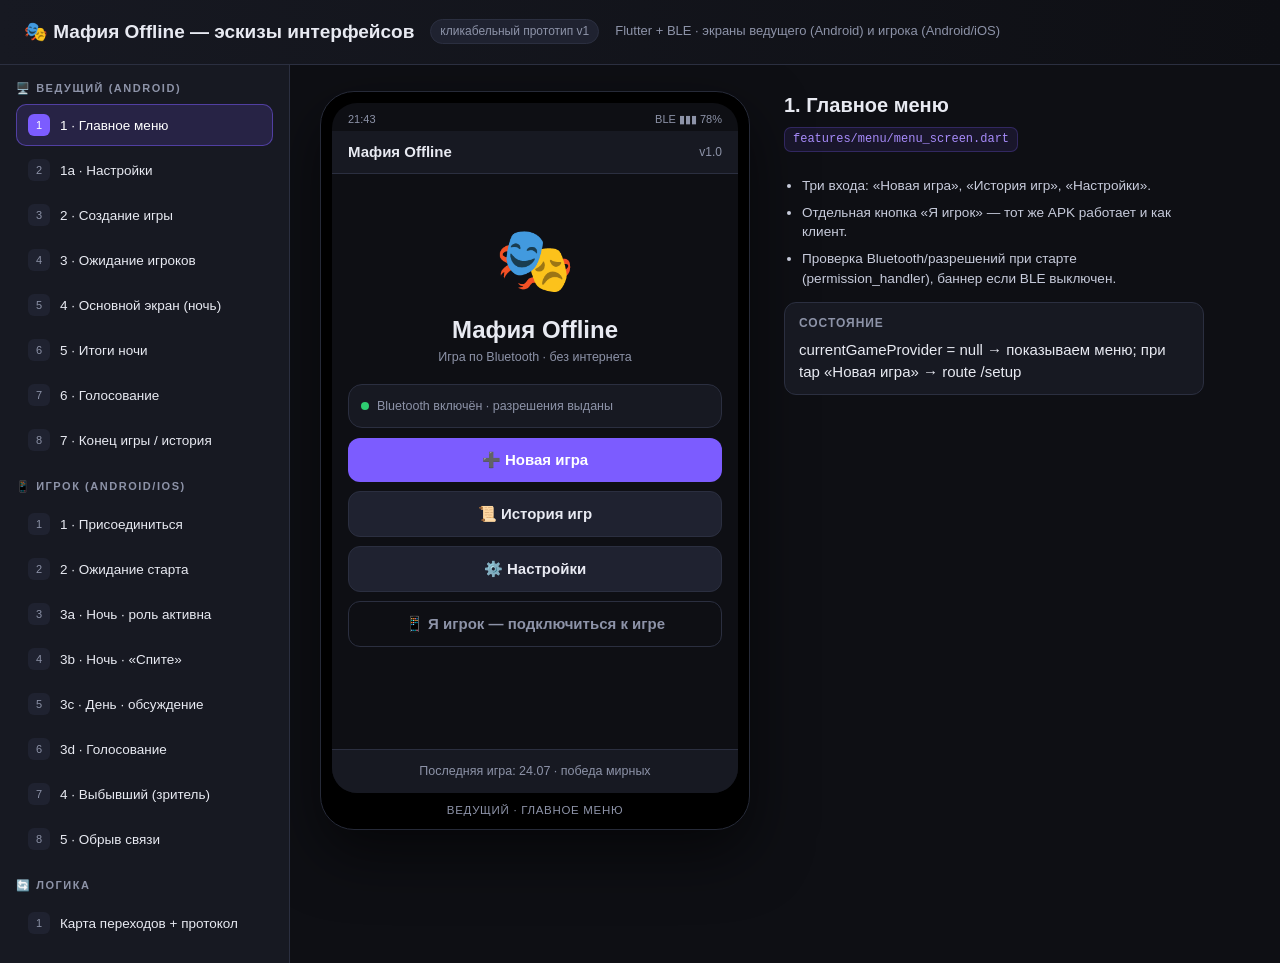
<file: MafiaOffline/docs/mafia_ui_prototype.html>
<!DOCTYPE html>
<html lang="ru">
<head>
<meta charset="utf-8">
<meta name="viewport" content="width=device-width, initial-scale=1">
<title>Мафия Offline — эскизы интерфейсов (кликабельный прототип)</title>
<style>
:root{
  --bg:#0e0f14; --panel:#171922; --panel2:#1f2230; --line:#2b2f40;
  --txt:#e8eaf2; --dim:#8d93a8; --acc:#7c5cff; --acc2:#a78bfa;
  --ok:#2ecc71; --warn:#f5a623; --bad:#ff4d5e; --night:#2b3a67; --day:#f5c451;
  --r:14px;
}
*{box-sizing:border-box}
body{margin:0;background:var(--bg);color:var(--txt);font:15px/1.45 -apple-system,Segoe UI,Roboto,Inter,Arial,sans-serif}
a{color:var(--acc2)}
header.top{padding:18px 24px;border-bottom:1px solid var(--line);display:flex;gap:16px;align-items:center;flex-wrap:wrap;background:linear-gradient(90deg,#171922,#0e0f14)}
header.top h1{font-size:19px;margin:0;font-weight:650}
header.top .sub{color:var(--dim);font-size:13px}
.badge{background:var(--panel2);border:1px solid var(--line);padding:3px 9px;border-radius:999px;font-size:12px;color:var(--dim)}
.wrap{display:grid;grid-template-columns:290px 1fr;gap:0;min-height:calc(100vh - 64px)}
nav{border-right:1px solid var(--line);padding:16px;background:var(--panel);overflow:auto}
nav h3{font-size:11px;letter-spacing:.14em;text-transform:uppercase;color:var(--dim);margin:18px 0 8px}
nav h3:first-child{margin-top:0}
.navbtn{display:flex;gap:10px;align-items:center;width:100%;text-align:left;background:transparent;border:1px solid transparent;color:var(--txt);padding:9px 11px;border-radius:10px;cursor:pointer;font-size:13.5px;margin-bottom:3px}
.navbtn:hover{background:var(--panel2)}
.navbtn.active{background:rgba(124,92,255,.16);border-color:rgba(124,92,255,.5);color:#fff}
.navbtn .n{width:22px;height:22px;border-radius:6px;background:var(--panel2);display:grid;place-items:center;font-size:11px;color:var(--dim);flex:none}
.navbtn.active .n{background:var(--acc);color:#fff}
main{padding:26px 30px;overflow:auto}
.stage{display:flex;gap:34px;align-items:flex-start;flex-wrap:wrap}
.notes{max-width:420px;flex:1 1 320px}
.notes h2{margin:0 0 6px;font-size:20px}
.notes .path{font-family:ui-monospace,Menlo,Consolas,monospace;font-size:12px;color:var(--acc2);background:rgba(124,92,255,.1);border:1px solid rgba(124,92,255,.25);padding:3px 8px;border-radius:7px;display:inline-block;margin-bottom:14px}
.notes ul{padding-left:18px;margin:10px 0;color:#c7cbdb}
.notes li{margin-bottom:7px;font-size:13.6px}
.notes .kv{border:1px solid var(--line);border-radius:12px;padding:12px 14px;background:var(--panel);margin-top:14px}
.notes .kv b{font-size:12px;color:var(--dim);text-transform:uppercase;letter-spacing:.08em;display:block;margin-bottom:6px}
code.msg{font-family:ui-monospace,Menlo,Consolas,monospace;font-size:12px;color:#ffd479;display:block;white-space:pre-wrap}

/* device frames */
.device{background:#000;border-radius:34px;padding:11px;box-shadow:0 24px 60px rgba(0,0,0,.55);border:1px solid #262a38;flex:none}
.device.phone{width:340px}
.device.tablet{width:430px}
.screen{background:var(--bg);border-radius:25px;overflow:hidden;height:690px;display:flex;flex-direction:column;position:relative}
.device .label{text-align:center;color:var(--dim);font-size:11.5px;padding-top:9px;letter-spacing:.06em;text-transform:uppercase}
.statusbar{display:flex;justify-content:space-between;padding:9px 16px 4px;font-size:11px;color:var(--dim);flex:none}
.appbar{padding:10px 16px;display:flex;align-items:center;gap:10px;border-bottom:1px solid var(--line);flex:none;background:var(--panel)}
.appbar .t{font-weight:650;font-size:15px}
.appbar .r{margin-left:auto;color:var(--dim);font-size:12px}
.body{padding:14px 16px;overflow:auto;flex:1}
.body::-webkit-scrollbar{width:5px}.body::-webkit-scrollbar-thumb{background:#2c3145;border-radius:9px}
.foot{padding:12px 16px;border-top:1px solid var(--line);flex:none;background:var(--panel)}

/* generic ui */
.btn{display:block;width:100%;padding:13px;border-radius:12px;border:none;background:var(--acc);color:#fff;font-weight:650;font-size:15px;cursor:pointer}
.btn.sec{background:var(--panel2);border:1px solid var(--line);color:var(--txt);font-weight:550}
.btn.ghost{background:transparent;border:1px solid var(--line);color:var(--dim)}
.btn.danger{background:var(--bad)}
.btn:disabled{opacity:.38;cursor:not-allowed}
.btn+.btn{margin-top:9px}
.row{display:flex;gap:8px}.row>*{flex:1}
.field{margin-bottom:12px}
.field label{display:block;font-size:11.5px;color:var(--dim);margin-bottom:5px;text-transform:uppercase;letter-spacing:.07em}
.input{width:100%;padding:11px 12px;border-radius:11px;background:var(--panel2);border:1px solid var(--line);color:var(--txt);font-size:15px}
.card{background:var(--panel);border:1px solid var(--line);border-radius:var(--r);padding:12px;margin-bottom:10px}
.hint{font-size:12.5px;color:var(--dim)}
.center{display:grid;place-items:center;text-align:center;height:100%}
.chip{display:inline-flex;align-items:center;gap:6px;font-size:11.5px;padding:3px 9px;border-radius:999px;background:var(--panel2);border:1px solid var(--line);color:var(--dim)}
.dot{width:8px;height:8px;border-radius:50%;background:var(--ok);flex:none}
.dot.off{background:var(--bad)}.dot.warn{background:var(--warn)}

/* role table */
.rrow{display:flex;align-items:center;gap:8px;padding:8px 0;border-bottom:1px solid var(--line)}
.rrow:last-child{border-bottom:none}
.rrow .ico{width:30px;height:30px;border-radius:9px;display:grid;place-items:center;background:var(--panel2);font-size:15px;flex:none}
.rrow .nm{flex:1;font-size:14px}
.rrow .nm small{display:block;color:var(--dim);font-size:11px}
.cnt{width:26px;text-align:center;font-weight:700;font-variant-numeric:tabular-nums}
.sq{width:29px;height:29px;border-radius:9px;background:var(--panel2);border:1px solid var(--line);color:var(--txt);font-size:17px;line-height:1;cursor:pointer}
.sq:active{background:var(--acc)}
.balance{display:flex;justify-content:space-between;align-items:center;padding:10px 12px;border-radius:11px;font-size:13px;margin-top:10px}
.balance.ok{background:rgba(46,204,113,.13);border:1px solid rgba(46,204,113,.4);color:#7ff0b0}
.balance.bad{background:rgba(255,77,94,.13);border:1px solid rgba(255,77,94,.45);color:#ff9aa4}

/* players */
.plist{display:flex;flex-direction:column;gap:6px}
.p{display:flex;align-items:center;gap:9px;padding:8px 10px;border-radius:11px;background:var(--panel);border:1px solid var(--line);font-size:13.5px}
.p .av{width:26px;height:26px;border-radius:50%;flex:none;display:grid;place-items:center;font-size:11px;font-weight:700;color:#111}
.p .nm{flex:1}
.p .nm small{display:block;color:var(--dim);font-size:11px}
.p.dead{opacity:.42;text-decoration:line-through}
.p.act{border-color:var(--bad);box-shadow:0 0 0 1px rgba(255,77,94,.35) inset}
.p.sel{border-color:var(--acc);background:rgba(124,92,255,.15)}
.p .tick{color:var(--ok);font-weight:700}
.p .x{background:transparent;border:none;color:var(--dim);cursor:pointer;font-size:16px}

/* timer */
.timer{font-size:44px;font-weight:750;font-variant-numeric:tabular-nums;letter-spacing:-.02em;line-height:1}
.phasebar{display:flex;align-items:center;gap:10px;padding:10px 12px;border-radius:12px;margin-bottom:10px}
.phasebar.night{background:linear-gradient(135deg,#1b2547,#2b3a67)}
.phasebar.day{background:linear-gradient(135deg,#5a4a12,#8a6f1c)}
.phasebar .ph{font-weight:700}
.phasebar .rd{margin-left:auto;font-size:12px;color:#cdd3ea}
.mini{padding:7px 6px;font-size:12px;border-radius:10px;background:var(--panel2);border:1px solid var(--line);color:var(--txt);cursor:pointer}

/* log */
.log{background:#101219;border:1px solid var(--line);border-radius:11px;padding:9px 11px;font-size:12px;color:#aab0c6;font-family:ui-monospace,Menlo,Consolas,monospace;max-height:96px;overflow:auto}
.log div{margin-bottom:3px}
.prompt{background:rgba(124,92,255,.12);border:1px solid rgba(124,92,255,.4);border-radius:11px;padding:10px 12px;font-size:13px;margin-bottom:9px}
.prompt b{color:var(--acc2)}

/* voting bars */
.vote{margin-bottom:9px}
.vote .hd{display:flex;justify-content:space-between;font-size:13px;margin-bottom:4px}
.bar{height:9px;border-radius:9px;background:var(--panel2);overflow:hidden}
.bar i{display:block;height:100%;background:linear-gradient(90deg,var(--acc),var(--acc2));border-radius:9px}

/* player role card */
.rolecard{border-radius:16px;padding:16px;text-align:center;background:linear-gradient(160deg,#3b1d33,#241426);border:1px solid #6b2c4e}
.rolecard .em{font-size:40px}
.rolecard .rn{font-size:22px;font-weight:750;margin-top:4px}
.rolecard .rd{font-size:12.5px;color:#e0c3d4;margin-top:5px}
.big{font-size:26px;font-weight:700;text-align:center;margin:10px 0}
.qr{width:150px;height:150px;background:#fff;border-radius:12px;margin:0 auto;display:block}
.code{font-size:38px;font-weight:800;letter-spacing:.16em;text-align:center;font-variant-numeric:tabular-nums}
.sw{display:flex;justify-content:space-between;align-items:center;padding:10px 0;border-bottom:1px solid var(--line);font-size:14px}
.toggle{width:44px;height:25px;border-radius:99px;background:var(--panel2);border:1px solid var(--line);position:relative;cursor:pointer}
.toggle i{position:absolute;top:2px;left:2px;width:19px;height:19px;border-radius:50%;background:var(--dim);transition:.18s}
.toggle.on{background:rgba(124,92,255,.35);border-color:var(--acc)}
.toggle.on i{left:21px;background:var(--acc2)}
.modal{position:absolute;inset:0;background:rgba(5,6,10,.72);display:grid;place-items:center;padding:18px;z-index:5}
.sheet{background:var(--panel);border:1px solid var(--line);border-radius:18px;padding:16px;width:100%;max-height:92%;overflow:auto}
.sheet h4{margin:0 0 10px;font-size:16px}
.flash{position:absolute;inset:0;background:rgba(255,77,94,.55);pointer-events:none;animation:f .55s ease-out forwards;z-index:9}
@keyframes f{to{opacity:0}}
.flowbox{background:var(--panel);border:1px solid var(--line);border-radius:14px;padding:16px;font-family:ui-monospace,Menlo,Consolas,monospace;font-size:12.4px;color:#b9bfd4;white-space:pre;overflow:auto}
@media(max-width:900px){.wrap{grid-template-columns:1fr}nav{border-right:none;border-bottom:1px solid var(--line)}}
</style>
</head>
<body>
<header class="top">
  <h1>🎭 Мафия Offline — эскизы интерфейсов</h1>
  <span class="badge">кликабельный прототип v1</span>
  <span class="sub">Flutter + BLE · экраны ведущего (Android) и игрока (Android/iOS)</span>
</header>

<div class="wrap">
<nav id="nav"></nav>
<main>
  <div class="stage">
    <div id="deviceHost"></div>
    <div class="notes" id="notes"></div>
  </div>
</main>
</div>

<script>
/* ---------------- state ---------------- */
const COLORS=['#FF5733','#33FF57','#3357FF','#FF33A1','#FFD733','#33FFF5','#F533FF','#F5A623','#7ED321','#4A90E2'];
const NAMES=['Анна','Иван','Пётр','Сергей','Мария','Олег','Дина','Костя','Лена','Артём'];
const state={
  screen:'host_menu',
  game:{name:'Игра от 26.07.2026', total:10, code:'482913', round:3},
  roles:{mafia:2,don:1,doctor:1,commissioner:1,prostitute:1,maniac:0},
  players:NAMES.map((n,i)=>({id:'p'+i,name:n,color:COLORS[i],alive:true,connected:true,role:null,acted:false})),
  timer:47, phase:'night', paused:false,
  votes:{p1:3,p4:2,p7:1},
  revealRoles:false,
  sel:null, sent:false, modal:null
};
// раздать роли для демо
(function(){const r=['mafia','mafia','don','doctor','commissioner','prostitute','civilian','civilian','civilian','civilian'];
 state.players.forEach((p,i)=>p.role=r[i]);
 state.players[0].alive=false; state.players[6].alive=false; state.players[3].connected=false;
 state.players[1].acted=true; state.players[2].acted=true;})();

const ROLE_META={
  mafia:{n:'Мафия',e:'🔫',d:'Каждую ночь выбирает жертву для убийства.'},
  don:{n:'Дон',e:'🎩',d:'Глава мафии. Его голос решающий, комиссар видит его как мирного.'},
  doctor:{n:'Доктор',e:'💉',d:'Каждую ночь лечит одного игрока (нельзя себя два раза подряд).'},
  commissioner:{n:'Комиссар',e:'🔎',d:'Каждую ночь проверяет одного игрока на принадлежность к мафии.'},
  prostitute:{n:'Проститутка',e:'💋',d:'Блокирует одного игрока — тот пропускает ночной ход.'},
  maniac:{n:'Маньяк',e:'🔪',d:'Убивает по ночам, играет сам за себя.'},
  civilian:{n:'Мирный житель',e:'👤',d:'Днём голосует и ищет мафию. Ночью спит.'}
};
const alive=()=>state.players.filter(p=>p.alive);
const fmt=s=>String(Math.floor(s/60)).padStart(2,'0')+':'+String(s%60).padStart(2,'0');
const rolesSum=()=>Object.values(state.roles).reduce((a,b)=>a+b,0);
const civils=()=>state.game.total-rolesSum();

/* ---------------- screens registry ---------------- */
const SCREENS={};
const NAV=[
 {group:'🖥️ Ведущий (Android)',items:[
  ['host_menu','1 · Главное меню'],
  ['host_settings','1a · Настройки'],
  ['host_setup','2 · Создание игры'],
  ['host_lobby','3 · Ожидание игроков'],
  ['host_game','4 · Основной экран (ночь)'],
  ['host_night','5 · Итоги ночи'],
  ['host_vote','6 · Голосование'],
  ['host_end','7 · Конец игры / история'],
 ]},
 {group:'📱 Игрок (Android/iOS)',items:[
  ['pl_connect','1 · Присоединиться'],
  ['pl_wait','2 · Ожидание старта'],
  ['pl_night','3a · Ночь · роль активна'],
  ['pl_sleep','3b · Ночь · «Спите»'],
  ['pl_day','3c · День · обсуждение'],
  ['pl_vote','3d · Голосование'],
  ['pl_dead','4 · Выбывший (зритель)'],
  ['pl_lost','5 · Обрыв связи'],
 ]},
 {group:'🔄 Логика',items:[
  ['flow','Карта переходов + протокол'],
 ]}
];

/* ---------- helpers to build UI ---------- */
function dev(kind,label,inner){return `<div class="device ${kind}"><div class="screen">${inner}</div><div class="label">${label}</div></div>`;}
function bar(title,right=''){return `<div class="statusbar"><span>21:4${state.game.round} </span><span>BLE ▮▮▮ 78%</span></div>
 <div class="appbar"><div class="t">${title}</div><div class="r">${right}</div></div>`;}
function plist(arr,opt={}){return `<div class="plist">${arr.map(p=>{
  const act = opt.active&&opt.active(p);
  const sel = state.sel===p.id&&opt.selectable;
  return `<div class="p ${p.alive?'':'dead'} ${act?'act':''} ${sel?'sel':''}" ${opt.selectable&&p.alive?`onclick="pick('${p.id}')"`:''}>
   <div class="av" style="background:${p.color}">${p.name[0]}</div>
   <div class="nm">${p.name}${opt.sub?`<small>${opt.sub(p)}</small>`:''}</div>
   ${opt.right?opt.right(p):''}</div>`;}).join('')}</div>`;}
function pick(id){state.sel=state.sel===id?null:id;state.sent=false;render();}

/* =========================================================
   ВЕДУЩИЙ
   ========================================================= */
SCREENS.host_menu={dev:'tablet',label:'Ведущий · главное меню',
 notes:{t:'1. Главное меню',p:'features/menu/menu_screen.dart',
  li:['Три входа: «Новая игра», «История игр», «Настройки».','Отдельная кнопка «Я игрок» — тот же APK работает и как клиент.','Проверка Bluetooth/разрешений при старте (permission_handler), баннер если BLE выключен.'],
  kv:['Состояние','currentGameProvider = null → показываем меню; при tap «Новая игра» → route /setup']},
 html:()=>bar('Мафия Offline','v1.0')+`<div class="body">
  <div style="text-align:center;padding:26px 0 18px"><div style="font-size:64px">🎭</div>
   <div style="font-size:24px;font-weight:750;margin-top:6px">Мафия Offline</div>
   <div class="hint">Игра по Bluetooth · без интернета</div></div>
  <div class="card" style="display:flex;gap:8px;align-items:center"><span class="dot"></span><span class="hint">Bluetooth включён · разрешения выданы</span></div>
  <button class="btn" onclick="go('host_setup')">➕ Новая игра</button>
  <button class="btn sec" onclick="go('host_end')">📜 История игр</button>
  <button class="btn sec" onclick="go('host_settings')">⚙️ Настройки</button>
  <button class="btn ghost" onclick="go('pl_connect')">📱 Я игрок — подключиться к игре</button>
 </div><div class="foot"><div class="hint" style="text-align:center">Последняя игра: 24.07 · победа мирных</div></div>`};

SCREENS.host_settings={dev:'tablet',label:'Ведущий · настройки',
 notes:{t:'1a. Настройки',p:'shared_preferences',
  li:['Звук фаз и фоновая музыка — раздельные переключатели (AudioService.toggleSound/ toggleMusic).','Длительности по умолчанию: ночь = 10с + 2с × активных, день = 60с × живых — обе формулы редактируемы.','Тема, вибрация, «показывать роли в списке» (страховка от подглядывания).'],
  kv:['Хранение','SharedPreferences: sound, music, night_base, night_per_player, day_per_player, theme']},
 html:()=>bar('Настройки','← Меню')+`<div class="body">
  <div class="card"><b class="hint">ЗВУК</b>
   <div class="sw">Звуки фаз <div class="toggle on" onclick="this.classList.toggle('on')"><i></i></div></div>
   <div class="sw">Фоновая музыка <div class="toggle" onclick="this.classList.toggle('on')"><i></i></div></div>
   <div class="sw" style="border:none">Вибро-уведомления <div class="toggle on" onclick="this.classList.toggle('on')"><i></i></div></div></div>
  <div class="card"><b class="hint">ТАЙМЕРЫ ПО УМОЛЧАНИЮ</b>
   <div class="field" style="margin-top:8px"><label>Ночь: база + на каждого активного</label>
    <div class="row"><input class="input" value="10 с"><input class="input" value="+2 с"></div></div>
   <div class="field" style="margin:0"><label>День: на каждого живого игрока</label><input class="input" value="60 с"></div></div>
  <div class="card"><b class="hint">ИНТЕРФЕЙС</b>
   <div class="sw">Тёмная тема <div class="toggle on" onclick="this.classList.toggle('on')"><i></i></div></div>
   <div class="sw" style="border:none">Скрывать роли в списке <div class="toggle on" onclick="this.classList.toggle('on')"><i></i></div></div></div>
 </div><div class="foot"><button class="btn" onclick="go('host_menu')">Сохранить</button></div>`};

SCREENS.host_setup={dev:'tablet',label:'Ведущий · создание игры',
 notes:{t:'2. Создание игры (состав ролей)',p:'features/game_setup/game_setup_screen.dart',
  li:['Счётчик игроков 6–20; «Мирные» считаются автоматически: total − Σ(спец. роли).','Красная плашка + заблокированная кнопка, если Σ ролей > числа игроков.','Пресеты для 6-8 / 9-12 / 13-16 / 17-20 подставляют проверенный баланс одним тапом.','Мафия (вместе с доном) не должна быть ≥ ½ состава — валидатор предупреждает.'],
  kv:['Действие','«Создать игру» → generateGameCode() → Game(id, name, availableRoles) → BleService.startHosting(code) → /lobby'],
  code:'{"type":"game_created","code":"482913","name":"Игра от 26.07.2026"}'},
 html:()=>{
  const bad=rolesSum()>state.game.total;
  const R=(k,extra='')=>{const m=ROLE_META[k];return `<div class="rrow"><div class="ico">${m.e}</div>
   <div class="nm">${m.n}<small>${extra||m.d}</small></div>
   <button class="sq" onclick="rl('${k}',-1)">−</button><div class="cnt">${state.roles[k]}</div><button class="sq" onclick="rl('${k}',1)">+</button></div>`;};
  return bar('Новая игра','Шаг 1 из 2')+`<div class="body">
  <div class="field"><label>Название игры</label><input class="input" value="${state.game.name}"></div>
  <div class="card"><div style="display:flex;align-items:center;gap:10px">
    <div style="flex:1"><b>Игроков</b><div class="hint">от 6 до 20</div></div>
    <button class="sq" onclick="tot(-1)">−</button><div class="cnt" style="font-size:20px;width:34px">${state.game.total}</div><button class="sq" onclick="tot(1)">+</button></div></div>
  <div class="card">${R('mafia')}${R('don')}${R('doctor')}${R('commissioner')}${R('prostitute')}${R('maniac')}
   <div class="rrow"><div class="ico">👤</div><div class="nm">Мирные жители<small>считаются автоматически</small></div><div class="cnt" style="color:var(--acc2)">${Math.max(0,civils())}</div></div></div>
  <div class="balance ${bad?'bad':'ok'}"><span>${bad?'⚠️ Ролей больше, чем игроков':'✅ Состав сбалансирован'}</span><b>${rolesSum()} + ${Math.max(0,civils())} = ${state.game.total}</b></div>
  <div class="row" style="margin-top:10px"><button class="mini" onclick="preset(8)">Пресет 6-8</button><button class="mini" onclick="preset(10)">9-12</button><button class="mini" onclick="preset(14)">13-16</button><button class="mini" onclick="preset(18)">17-20</button></div>
 </div><div class="foot"><button class="btn" ${bad?'disabled':''} onclick="go('host_lobby')">Создать игру · получить код</button></div>`;}};
function rl(k,d){state.roles[k]=Math.max(0,state.roles[k]+d);render();}
function tot(d){state.game.total=Math.min(20,Math.max(6,state.game.total+d));render();}
function preset(n){const P={8:{mafia:1,don:1,doctor:1,commissioner:1,prostitute:0,maniac:0},
 10:{mafia:2,don:1,doctor:1,commissioner:1,prostitute:1,maniac:0},
 14:{mafia:3,don:1,doctor:1,commissioner:1,prostitute:1,maniac:1},
 18:{mafia:4,don:1,doctor:1,commissioner:1,prostitute:1,maniac:1}};
 state.game.total=n;state.roles={...P[n]};render();}

SCREENS.host_lobby={dev:'tablet',label:'Ведущий · ожидание игроков',
 notes:{t:'3. Ожидание подключения',p:'features/lobby/lobby_screen.dart',
  li:['Код 6 цифр + QR (qr_flutter) — игрок вводит вручную или сканирует.','Список растёт динамически по мере register-пакетов; уникальность имени проверяет ведущий.','Зелёная точка = активное BLE-соединение, «Исключить» — kick + разрыв связи.','«Старт» активен при полном составе; можно запустить принудительно с предупреждением.'],
  kv:['Пакет от игрока','type=register → ведущий назначает id/цвет и отвечает register_ok либо name_taken'],
  code:'→ {"type":"register","name":"Иван","color":"#33FF57"}\n← {"type":"register_ok","id":"p1","color":"#33FF57"}\n← {"type":"name_taken"}'},
 html:()=>{const c=state.players.slice(0,7);
  return bar('Ожидание игроков',`${c.length}/${state.game.total}`)+`<div class="body">
  <div class="card" style="text-align:center"><div class="hint">Код игры</div><div class="code">${state.game.code}</div>
   <svg class="qr" viewBox="0 0 21 21" shape-rendering="crispEdges">${qr()}</svg>
   <div class="hint" style="margin-top:8px">Устройство: <b>Mafia_${state.game.code}</b></div></div>
  ${plist(c,{sub:p=>'подключён',right:p=>`<span class="dot"></span><button class="x">✕</button>`})}
  <div class="card" style="margin-top:10px;border-color:rgba(245,166,35,.4);background:rgba(245,166,35,.08)">
   <span class="hint" style="color:#f8c778">⚠️ Ожидаем ещё ${state.game.total-c.length} игроков. Можно стартовать принудительно — недостающие роли уйдут в «мирные».</span></div>
 </div><div class="foot"><button class="btn" onclick="go('host_game')">▶ Старт игры · раздать роли</button>
  <button class="btn ghost" onclick="go('host_setup')">← Изменить состав</button></div>`;}};
function qr(){let s='';let seed=7;const rnd=()=>((seed=seed*1103515245+12345)>>>16)%100;
 for(let y=0;y<21;y++)for(let x=0;x<21;x++){const fin=(x<7&&y<7)||(x>13&&y<7)||(x<7&&y>13);
  let on=fin?((x%6===0||y%6===0)||(x>1&&x<5&&y>1&&y<5)):rnd()>52;
  if(fin&&((x===1||x===5)&&y>0&&y<6||(y===1||y===5)&&x>0&&x<6))on=false;
  if(on)s+=`<rect x="${x}" y="${y}" width="1" height="1" fill="#000"/>`;}
 return s;}

SCREENS.host_game={dev:'tablet',label:'Ведущий · игра идёт (ночь)',
 notes:{t:'4. Основной экран ведущего — 3 зоны',p:'features/host_game/host_game_screen.dart',
  li:['Зона 1 — фаза, раунд, крупный таймер, «Пауза / +1 мин / +30 с / Завершить фазу».','Зона 2 — список игроков: цвет, имя, жив/мёртв, скрытая роль (тап «Показать роли»), красный контур у тех, кто ходит сейчас, ✓ у ответивших.','Зона 3 — автоподсказка «кого ждём», короткий лог и «Развернуть лог».','Таймер ночи пересчитывается автоматически: 10с + 2с × активных ночью.'],
  kv:['Ключевые методы','GameController: togglePause(), addTime(30), onNightActionReceived(id,target), _finishNight()'],
  code:'← {"type":"phase","phase":"night","round":3,"time":47}\n→ {"type":"night_action","player":"p2","target":"p5"}'},
 html:()=>{const A=alive();const waiting=A.filter(p=>['mafia','don','doctor','commissioner','prostitute'].includes(p.role)&&!p.acted);
 return bar(state.game.name,'⛶ лог')+`<div class="body">
  <div class="phasebar ${state.phase}"><span style="font-size:20px">${state.phase==='night'?'🌙':'☀️'}</span>
   <span class="ph">${state.phase==='night'?'Ночь':'День'}</span><span class="rd">Раунд ${state.game.round} · живых ${A.length}/${state.players.length}</span></div>
  <div class="card" style="text-align:center;padding:14px">
   <div class="timer">${fmt(state.timer)}</div>
   <div class="hint" style="margin:6px 0 10px">${state.paused?'⏸ пауза':'осталось до конца фазы'}</div>
   <div class="row"><button class="mini" onclick="tg()">${state.paused?'▶ Пуск':'⏸ Пауза'}</button>
    <button class="mini" onclick="addT(60)">+1 мин</button><button class="mini" onclick="addT(30)">+30 с</button></div>
   <button class="btn sec" style="margin-top:8px" onclick="go('host_night')">⏭ Завершить фазу → Рассвет</button></div>
  <div style="display:flex;align-items:center;margin:12px 0 7px"><b style="font-size:13px">Игроки</b>
   <button class="mini" style="margin-left:auto" onclick="state.revealRoles=!state.revealRoles;render()">${state.revealRoles?'🙈 Скрыть роли':'👁 Показать роли'}</button></div>
  ${plist(state.players,{active:p=>p.alive&&['mafia','don'].includes(p.role),
    sub:p=>state.revealRoles?ROLE_META[p.role].e+' '+ROLE_META[p.role].n:(p.alive?'жив':'выбыл'),
    right:p=>!p.alive?'<span class="hint">☠</span>':(!p.connected?'<span class="dot off" title="нет связи"></span>':(p.acted?'<span class="tick">✓</span>':'<span class="dot warn"></span>'))})}
  <div class="prompt" style="margin-top:12px">🎙 <b>Сейчас ход мафии.</b> Ожидаем выбор от: ${waiting.map(p=>p.name).join(', ')||'—'}</div>
  <div class="log"><div>Ночь 3 · просыпается мафия…</div><div>День 2 · голосованием выбыл Дина (4 голоса)</div><div>Ночь 2 · убита Анна, доктор вылечил Петра</div></div>
  <button class="btn ghost" style="margin-top:8px" onclick="alert('Полная история событий игры')">Развернуть лог</button>
 </div>${state.players.some(p=>!p.connected)?`<div class="foot" style="background:rgba(255,77,94,.12)"><span class="hint" style="color:#ff9aa4">🔌 Сергей потерял соединение · идёт автопереподключение (2/3)</span></div>`:''}`;}};
function tg(){state.paused=!state.paused;render();}
function addT(s){state.timer+=s;render();}

SCREENS.host_night={dev:'tablet',label:'Ведущий · итоги ночи',
 notes:{t:'5. Итоги ночи (перед оглашением)',p:'_resolveNightActions()',
  li:['Порядок разрешения: проститутка → блокировка, доктор → лечение, мафия/маньяк → убийство, комиссар → проверка.','Каждую строку можно поправить тапом (ошибка ведущего / спорный момент).','Результат комиссара виден только ведущему — он решает, оглашать ли.','«Огласить» рассылает игрокам night_result и переводит фазу в день.'],
  kv:['Рассылка','BleService.broadcastToAll({type:"night_result", killed:[...], healed:true})'],
  code:'← {"type":"night_result","killed":["p4"],"round":3,\n    "text":"Этой ночью погиб Сергей"}'},
 html:()=>bar('Итоги ночи 3','можно править')+`<div class="body">
  <div class="card" style="border-color:rgba(255,77,94,.4)"><div style="display:flex;gap:10px;align-items:center">
   <span style="font-size:22px">🔫</span><div style="flex:1"><b>Мафия убила: Сергей</b><div class="hint">выбор дона · единогласно</div></div><button class="mini">Изменить</button></div></div>
  <div class="card"><div style="display:flex;gap:10px;align-items:center">
   <span style="font-size:22px">💉</span><div style="flex:1"><b>Доктор лечил: Мария</b><div class="hint">не совпало с целью мафии → убийство состоялось</div></div><button class="mini">Изменить</button></div></div>
  <div class="card"><div style="display:flex;gap:10px;align-items:center">
   <span style="font-size:22px">🔎</span><div style="flex:1"><b>Комиссар проверил: Пётр</b><div class="hint" style="color:#ff9aa4">результат: МАФИЯ (виден только вам)</div></div><button class="mini">Изменить</button></div></div>
  <div class="card"><div style="display:flex;gap:10px;align-items:center">
   <span style="font-size:22px">💋</span><div style="flex:1"><b>Проститутка заблокировала: Костя</b><div class="hint">роль «мирный» → ход и так пропущен</div></div><button class="mini">Изменить</button></div></div>
  <div class="card" style="background:rgba(124,92,255,.1);border-color:rgba(124,92,255,.35)">
   <b class="hint">ТЕКСТ ДЛЯ ОГЛАШЕНИЯ</b><div style="margin-top:6px">«Город просыпается. Этой ночью мы потеряли <b>Сергея</b>.»</div></div>
 </div><div class="foot"><button class="btn" onclick="flash();go('host_vote')">📢 Огласить и начать день</button>
  <button class="btn ghost" onclick="go('host_game')">← Вернуться к ночи</button></div>`};

SCREENS.host_vote={dev:'tablet',label:'Ведущий · голосование',
 notes:{t:'6. Дневное голосование',p:'startVoting() / _resolveVoting()',
  li:['Прогресс-бары считаются в реальном времени; имена голосовавших скрыты, но ведущий может раскрыть тапом по кандидату.','Ничья → автоматический второй тур только между лидерами; повторная ничья → никто не выбывает (настраивается).','После «Подтвердить» игрок помечается мёртвым, таймеры дня/ночи пересчитываются, проверяются условия победы.'],
  kv:['Проверка победы','mafiaWon: мафии ≥ мирных · civiliansWon: мафии не осталось'],
  code:'→ {"type":"vote","from":"p5","target":"p1"}\n← {"type":"vote_result","eliminated":"p1","tie":false}'},
 html:()=>{const cand=[['p1','Иван',3],['p4','Мария',2],['p7','Костя',1],['p9','Артём',0]];const voted=6,total=8;
 return bar('Голосование · день 3','тур 1')+`<div class="body">
  <div class="phasebar day"><span style="font-size:20px">🗳</span><span class="ph">Голосование</span><span class="rd">${voted}/${total} проголосовали · ${fmt(18)}</span></div>
  ${cand.map(([id,n,v])=>`<div class="vote"><div class="hd"><span>${n} ${v===3?'👑':''}</span><b>${v}</b></div><div class="bar"><i style="width:${v/3*100}%"></i></div></div>`).join('')}
  <div class="card" style="margin-top:12px"><b class="hint">КТО ЗА ИВАНА (только для вас)</b>
   <div class="hint" style="margin-top:6px">Пётр · Мария · Лена</div></div>
  <div class="card" style="border-color:rgba(46,204,113,.4);background:rgba(46,204,113,.08)">
   <b>Лидер: Иван — 3 голоса</b><div class="hint">Ничьей нет, второй тур не требуется</div></div>
 </div><div class="foot"><button class="btn danger" onclick="flash();go('host_end')">✔ Подтвердить выбывание · Иван</button>
  <button class="btn ghost" onclick="alert('Повторное голосование запущено')">↻ Перезапустить тур</button></div>`;}};

SCREENS.host_end={dev:'tablet',label:'Ведущий · итог и история',
 notes:{t:'7. Конец игры и история',p:'services/database_service.dart (sqflite)',
  li:['Экран победы: сторона-победитель, полный расклад ролей, длительность, число раундов.','Игра целиком сохраняется в SQLite (players_json, roles_json, log_json) и доступна в «Истории».','Экспорт лога в текст/поделиться — удобно для разбора после партии.'],
  kv:['Схема','games(id, name, created_at, ended_at, players_json, roles_json, current_round, phase, winner, log_json)']},
 html:()=>bar('Игра окончена','26.07.2026')+`<div class="body">
  <div style="text-align:center;padding:14px 0"><div style="font-size:54px">🎉</div>
   <div style="font-size:22px;font-weight:750">Победили мирные жители</div>
   <div class="hint">5 раундов · 41 минута · 10 игроков</div></div>
  <div class="card"><b class="hint">РАСКЛАД РОЛЕЙ</b>
   ${state.players.map(p=>`<div class="rrow" style="padding:6px 0"><div class="ico" style="background:${p.color}22">${ROLE_META[p.role].e}</div>
    <div class="nm">${p.name}<small>${ROLE_META[p.role].n}</small></div><span class="hint">${p.alive?'выжил':'выбыл'}</span></div>`).join('')}</div>
  <div class="card"><b class="hint">ИСТОРИЯ ИГР</b>
   <div class="rrow"><div class="ico">🎭</div><div class="nm">Игра от 24.07<small>10 игроков · победа мафии</small></div><span class="hint">›</span></div>
   <div class="rrow"><div class="ico">🎭</div><div class="nm">Игра от 19.07<small>8 игроков · победа мирных</small></div><span class="hint">›</span></div></div>
 </div><div class="foot"><button class="btn" onclick="go('host_setup')">🔁 Новая игра тем же составом</button>
  <button class="btn ghost" onclick="go('host_menu')">В главное меню</button></div>`};

/* =========================================================
   ИГРОК
   ========================================================= */
SCREENS.pl_connect={dev:'phone',label:'Игрок · подключение',
 notes:{t:'1. Присоединиться к игре',p:'features/player/connect_screen.dart',
  li:['Ввод 6-значного кода либо скан QR → поиск BLE-устройства с localName = Mafia_&lt;код&gt;.','Имя проверяется на уникальность ведущим; при дубле — просьба сменить.','Цвет игрока выдаёт ведущий (из палитры), чтобы не было совпадений.'],
  kv:['BLE','scanAndConnect(code,name,color) → discoverServices → notify на TX → write register в RX'],
  code:'SERVICE 12345678-…-9abc\nRX (write)  …9abd\nTX (notify) …9abe'},
 html:()=>bar('Подключение','игрок')+`<div class="body">
  <div style="text-align:center;padding:18px 0 8px"><div style="font-size:52px">📱</div><div class="hint">Введите код, который показывает ведущий</div></div>
  <div class="field"><label>Код игры</label><input class="input" style="font-size:26px;letter-spacing:.18em;text-align:center" value="482913"></div>
  <button class="btn sec">📷 Сканировать QR-код</button>
  <div class="field" style="margin-top:14px"><label>Ваше имя</label><input class="input" value="Иван"></div>
  <div class="card" style="display:flex;gap:8px;align-items:center"><span class="dot"></span><span class="hint">Найдено устройство «Mafia_482913»</span></div>
 </div><div class="foot"><button class="btn" onclick="go('pl_wait')">Подключиться</button></div>`};

SCREENS.pl_wait={dev:'phone',label:'Игрок · ожидание старта',
 notes:{t:'2. Ожидание начала',p:'lobby (клиентская часть)',
  li:['Видно название игры, ведущего и всех уже подключившихся.','Пинг каждые 5 секунд подтверждает связь; индикатор внизу.','Роль приходит одним пакетом role_assign в момент старта — до этого её нет на устройстве.'],
  code:'← {"type":"role_assign","role":"mafia",\n    "teammates":["Пётр","Мария"]}'},
 html:()=>bar('Игра от 26.07','код 482913')+`<div class="body">
  <div style="text-align:center;padding:22px 0"><div style="font-size:42px">⏳</div>
   <div style="font-size:18px;font-weight:650;margin-top:6px">Ожидание начала игры…</div>
   <div class="hint">Ведущий: Олег · 7 из 10 игроков</div></div>
  ${plist(state.players.slice(0,7),{sub:p=>p.name==='Иван'?'это вы':'подключён',right:p=>'<span class="dot"></span>'})}
 </div><div class="foot"><div style="display:flex;gap:8px;align-items:center"><span class="dot"></span><span class="hint">Связь стабильна · пинг 5 с</span></div></div>`};

SCREENS.pl_night={dev:'phone',label:'Игрок · ночь, роль активна',
 notes:{t:'3a. Ночь — активная роль',p:'features/player/player_game_screen.dart',
  li:['Крупная карточка роли + список живых для выбора цели.','«Отправить» активна только после выбора; после отправки всё блокируется до следующей фазы.','Мафия видит своих союзников подсветкой; дон отмечен короной.','Если время вышло без ответа — ход считается пропущенным, ведущему уходит уведомление.'],
  kv:['Пакет',' {"type":"night_action","player":"p1","target":"p4"} · ответ ack'],
  code:'→ {"type":"night_action","player":"p1","target":"p4"}\n← {"type":"ack","accepted":true}'},
 html:()=>{const A=alive();const m=ROLE_META.mafia;
 return bar('Ночь 3','🌙')+`<div class="body">
  <div class="phasebar night"><span style="font-size:18px">🌙</span><span class="ph">Ночь</span><span class="rd">${fmt(state.timer)}</span></div>
  <div class="rolecard"><div class="em">${m.e}</div><div class="rn">${m.n}</div><div class="rd">Ваши союзники: Пётр 🎩, Мария</div></div>
  <div style="margin:14px 0 7px;font-weight:650;font-size:14px">Кого убить этой ночью?</div>
  ${plist(A.filter(p=>!['mafia','don'].includes(p.role)),{selectable:!state.sent,sub:p=>'жив'})}
  ${state.sent?'<div class="card" style="margin-top:10px;background:rgba(46,204,113,.1);border-color:rgba(46,204,113,.4)"><b>✓ Выбор отправлен ведущему</b><div class="hint">Ожидайте рассвета</div></div>':''}
 </div><div class="foot">
  <button class="btn" ${!state.sel||state.sent?'disabled':''} onclick="state.sent=true;render()">${state.sent?'Отправлено':'Отправить выбор'}</button>
  <div class="row" style="margin-top:8px"><button class="btn ghost" onclick="modal('role')">Моя роль</button><button class="btn ghost" onclick="state.sent=true;render()">Пропустить ход</button></div>
 </div>${state.modal==='role'?roleSheet('mafia'):''}`;}};
function roleSheet(k){const m=ROLE_META[k];return `<div class="modal" onclick="state.modal=null;render()"><div class="sheet" onclick="event.stopPropagation()">
 <h4>${m.e} ${m.n}</h4><p class="hint">${m.d}</p>
 <div class="card"><b class="hint">КАК ХОДИТЬ</b><div style="font-size:13px;margin-top:6px">Ночью выберите цель из списка и нажмите «Отправить». Если мафия не сошлась во мнении — решает голос дона.</div></div>
 <div class="card"><b class="hint">УСЛОВИЕ ПОБЕДЫ</b><div style="font-size:13px;margin-top:6px">Мафии должно стать не меньше, чем мирных.</div></div>
 <button class="btn sec" onclick="state.modal=null;render()">Закрыть</button></div></div>`;}
function modal(m){state.modal=m;render();}

SCREENS.pl_sleep={dev:'phone',label:'Игрок · ночь, роль спит',
 notes:{t:'3b. Ночь — пассивная роль',p:'состояние «нет действия»',
  li:['Никаких кнопок выбора — только фаза, таймер и напоминание роли.','Экран намеренно тёмный и «пустой», чтобы соседи ничего не считали с него.','Опция «Затемнить экран полностью» — защита от подглядывания.'],
  kv:['Логика','role.isActiveAtNight == false → рендерим заглушку']},
 html:()=>bar('Ночь 3','🌙')+`<div class="body" style="display:flex;flex-direction:column">
  <div class="phasebar night"><span style="font-size:18px">🌙</span><span class="ph">Ночь</span><span class="rd">${fmt(state.timer)}</span></div>
  <div class="center" style="flex:1"><div><div style="font-size:64px">😴</div>
   <div style="font-size:26px;font-weight:750;margin-top:8px">Спите</div>
   <div class="hint" style="margin-top:6px;max-width:220px">Город засыпает. Ваша роль ночью не действует — дождитесь рассвета.</div>
   <div class="chip" style="margin-top:14px">👤 Мирный житель</div></div></div>
 </div><div class="foot"><button class="btn ghost" onclick="modal('role')">Моя роль</button>
  <div style="display:flex;gap:8px;align-items:center;margin-top:8px"><span class="dot"></span><span class="hint">Подключено</span></div></div>
 ${state.modal==='role'?roleSheet('civilian'):''}`};

SCREENS.pl_day={dev:'phone',label:'Игрок · день, обсуждение',
 notes:{t:'3c. День — обсуждение',p:'phase = day',
  li:['Итог ночи приходит пуш-сообщением и показывается баннером.','Таймер обсуждения общий с ведущим — синхронизируется каждым тиком time_update.','Кнопок выбора нет: «Обсуждайте» + порядок речей (опционально).'],
  code:'← {"type":"time_update","time":214}\n← {"type":"night_result","text":"Погиб Сергей"}'},
 html:()=>bar('День 3','☀️')+`<div class="body" style="display:flex;flex-direction:column">
  <div class="phasebar day"><span style="font-size:18px">☀️</span><span class="ph">День · обсуждение</span><span class="rd">${fmt(214)}</span></div>
  <div class="card" style="border-color:rgba(255,77,94,.4);background:rgba(255,77,94,.09)">
   <b>☠️ Этой ночью погиб Сергей</b><div class="hint">Роль погибшего не раскрывается</div></div>
  <div class="center" style="flex:1"><div><div style="font-size:56px">💬</div>
   <div style="font-size:24px;font-weight:750;margin-top:8px">Обсуждайте</div>
   <div class="hint" style="margin-top:6px;max-width:230px">Сейчас говорит: <b>Мария</b> · далее Пётр</div></div></div>
 </div><div class="foot"><button class="btn ghost" onclick="modal('role')">Моя роль</button></div>
 ${state.modal==='role'?roleSheet('civilian'):''}`};

SCREENS.pl_vote={dev:'phone',label:'Игрок · голосование',
 notes:{t:'3d. Голосование',p:'phase = voting',
  li:['Список живых, один тап — один голос, подтверждение кнопкой.','Голос анонимен для других игроков (ведущий видит расшифровку).','Второй тур приходит отдельным пакетом с урезанным списком кандидатов.'],
  code:'→ {"type":"vote","from":"p1","target":"p4"}\n← {"type":"vote_runoff","candidates":["p1","p4"]}'},
 html:()=>{const A=alive().filter(p=>p.name!=='Иван');
 return bar('Голосование','🗳')+`<div class="body">
  <div class="phasebar day"><span style="font-size:18px">🗳</span><span class="ph">Голосование</span><span class="rd">${fmt(18)}</span></div>
  <div style="margin:4px 0 8px;font-weight:650;font-size:14px">Кого отправляем из города?</div>
  ${plist(A,{selectable:!state.sent})}
  <div class="card" style="margin-top:8px"><span class="hint">Голос анонимен для других игроков. Изменить нельзя после отправки.</span></div>
 </div><div class="foot"><button class="btn" ${!state.sel||state.sent?'disabled':''} onclick="state.sent=true;render()">${state.sent?'✓ Голос учтён':'Проголосовать'}</button>
  <button class="btn ghost" style="margin-top:8px" onclick="state.sent=true;render()">Воздержаться</button></div>`;}};

SCREENS.pl_dead={dev:'phone',label:'Игрок · выбывший (зритель)',
 notes:{t:'4. Режим зрителя',p:'isAlive == false',
  li:['Все элементы выбора убраны, остаются фаза, таймер и полный лог событий.','Роли других игроков по-прежнему скрыты — чтобы не подсказывать живым.','«Выйти из игры» разрывает BLE-сессию, но история партии сохраняется у ведущего.'],
  code:'← {"type":"eliminated","reason":"vote","round":3}'},
 html:()=>bar('Вы выбыли','режим зрителя')+`<div class="body">
  <div class="card" style="text-align:center;border-color:#4a2030;background:rgba(255,77,94,.08)">
   <div style="font-size:44px">☠️</div><div style="font-size:19px;font-weight:700">Вы выбыли из игры</div>
   <div class="hint">Выгнан голосованием · день 3 · ваша роль: 🔫 Мафия</div></div>
  <div class="phasebar night" style="margin-top:10px"><span>🌙</span><span class="ph">Ночь 4</span><span class="rd">${fmt(34)}</span></div>
  <div style="margin:12px 0 7px;font-weight:650;font-size:14px">Лог событий</div>
  <div class="log" style="max-height:250px">
   <div>День 3 · голосованием выбыл Иван (3 голоса)</div>
   <div>Ночь 3 · погиб Сергей</div>
   <div>День 2 · голосованием выбыла Дина</div>
   <div>Ночь 2 · погибла Анна, доктор спас Петра</div>
   <div>Ночь 1 · обошлось без жертв</div>
   <div>Игра началась · 10 игроков</div></div>
 </div><div class="foot"><button class="btn ghost" onclick="go('host_end')">Выйти из игры</button></div>`};

SCREENS.pl_lost={dev:'phone',label:'Игрок · обрыв связи',
 notes:{t:'5. Обрыв и автопереподключение',p:'BleService._attemptReconnect',
  li:['Пинг раз в 5 с; ведущий считает игрока отключённым после 10 с тишины, но НЕ удаляет из игры.','Клиент сам пробует переподключиться 3 раза с интервалом 2 с — без участия пользователя.','Успех → синхронизация фазы и таймера, игра продолжается с той же точки.','Неудача → ручная кнопка «Повторить». Пропущенные за это время действия аннулируются, ведущему уходит уведомление.'],
  kv:['Тайминги','ping 5 с · timeout 10 с · retry 3 × 2 с'],
  code:'→ {"type":"ping"}   ← {"type":"pong"}\n← {"type":"sync","phase":"night","round":3,"time":21}'},
 html:()=>bar('Соединение потеряно','⚠️')+`<div class="body" style="display:flex;flex-direction:column">
  <div class="center" style="flex:1"><div><div style="font-size:58px">📡</div>
   <div style="font-size:20px;font-weight:700;margin-top:8px">Связь с ведущим потеряна</div>
   <div class="hint" style="margin-top:6px;max-width:230px">Автоматическое переподключение… попытка <b>2 из 3</b></div>
   <div class="bar" style="width:180px;margin:14px auto"><i style="width:66%"></i></div>
   <div class="hint">Ваши ходы за это время будут пропущены</div></div></div>
 </div><div class="foot"><button class="btn">↻ Повторить подключение</button>
  <div style="display:flex;gap:8px;align-items:center;margin-top:9px"><span class="dot off"></span><span class="hint">Не подключено · Mafia_482913</span></div></div>`};

/* ---------------- flow ---------------- */
SCREENS.flow={dev:null,
 notes:{t:'Карта переходов и протокол BLE',p:'core/router.dart + ble_service.dart',
  li:['Ведущий — один экран на всю партию, модалки поверх него (итоги ночи, лог, правка).','Игрок — один экран, содержимое центральной зоны меняется по phase + isActiveAtNight + isAlive.','Все переходы фаз инициирует только ведущий: клиент рисует то, что пришло в phase.'],
  kv:['Правило','Клиент не хранит игровую логику — он «тонкий»: получил phase → отрисовал, отправил action → заблокировался']},
 html:null};

/* ---------------- render ---------------- */
function go(s){state.screen=s;state.sel=null;state.sent=false;state.modal=null;render();}
function flash(){const sc=document.querySelector('.screen');if(!sc)return;const d=document.createElement('div');d.className='flash';sc.appendChild(d);}
function render(){
  document.getElementById('nav').innerHTML=NAV.map(g=>`<h3>${g.group}</h3>`+g.items.map(([id,t],i)=>
    `<button class="navbtn ${state.screen===id?'active':''}" onclick="go('${id}')"><span class="n">${i+1}</span>${t}</button>`).join('')).join('');
  const S=SCREENS[state.screen];
  document.getElementById('deviceHost').innerHTML = S.html?dev(S.dev,S.label,S.html()):flowHTML();
  const n=S.notes;
  document.getElementById('notes').innerHTML=`<h2>${n.t}</h2><div class="path">${n.p}</div>
   <ul>${n.li.map(x=>`<li>${x}</li>`).join('')}</ul>
   ${n.kv?`<div class="kv"><b>${n.kv[0]}</b>${n.kv[1]}</div>`:''}
   ${n.code?`<div class="kv"><b>Пакеты BLE</b><code class="msg">${n.code}</code></div>`:''}`;
}
function flowHTML(){return `<div class="flowbox" style="max-width:560px">
ВЕДУЩИЙ                                ИГРОК
─────────────────────────────────────  ─────────────────────────
[Главное меню]                         [Присоединиться]
     │ Новая игра                            │ код + имя
     ▼                                       ▼  register ──▶
[Создание игры] ──balance ok──▶        [Ожидание старта]
     │ создать (код + QR)                    ▲
     ▼                                       │ ◀── register_ok
[Ожидание игроков] ◀──── register ───────────┘
     │ Старт  ──── role_assign ─────────▶ роль получена
     ▼                                       ▼
┌─▶[ИГРА · НОЧЬ] ──── night_action ──▶ [Ночь: выбор / «Спите»]
│    │  все ответили либо таймер = 0
│    ▼
│  [Итоги ночи] ─── night_result ────▶ баннер «погиб …»
│    │ Огласить
│    ▼
│  [ИГРА · ДЕНЬ] ─── time_update ────▶ [Обсуждайте]
│    │ Голосование
│    ▼
│  [Голосование] ◀──── vote ───────── [Список кандидатов]
│    │  ничья? ──▶ второй тур (vote_runoff)
│    ▼ Подтвердить ─ eliminated ────▶ [Зритель]
│    │
│    ├─ победа? ──нет──┘ (round++)
│    ▼ да
   [Конец игры] ─── game_over ───────▶ [Итог + расклад ролей]
        │
        ▼ сохранение в SQLite → [История игр]

СЛУЖЕБНЫЕ ПАКЕТЫ (в любой фазе)
  ping / pong        каждые 5 с, таймаут 10 с
  sync               после переподключения: phase, round, time
  pause              заморозка таймера у всех
  kick               исключение из лобби
</div>`;}
render();
setInterval(()=>{if(!state.paused&&state.timer>0&&['host_game','pl_night','pl_sleep'].includes(state.screen)){state.timer--;render();}},1000);
</script>
</body>
</html>
</file>
